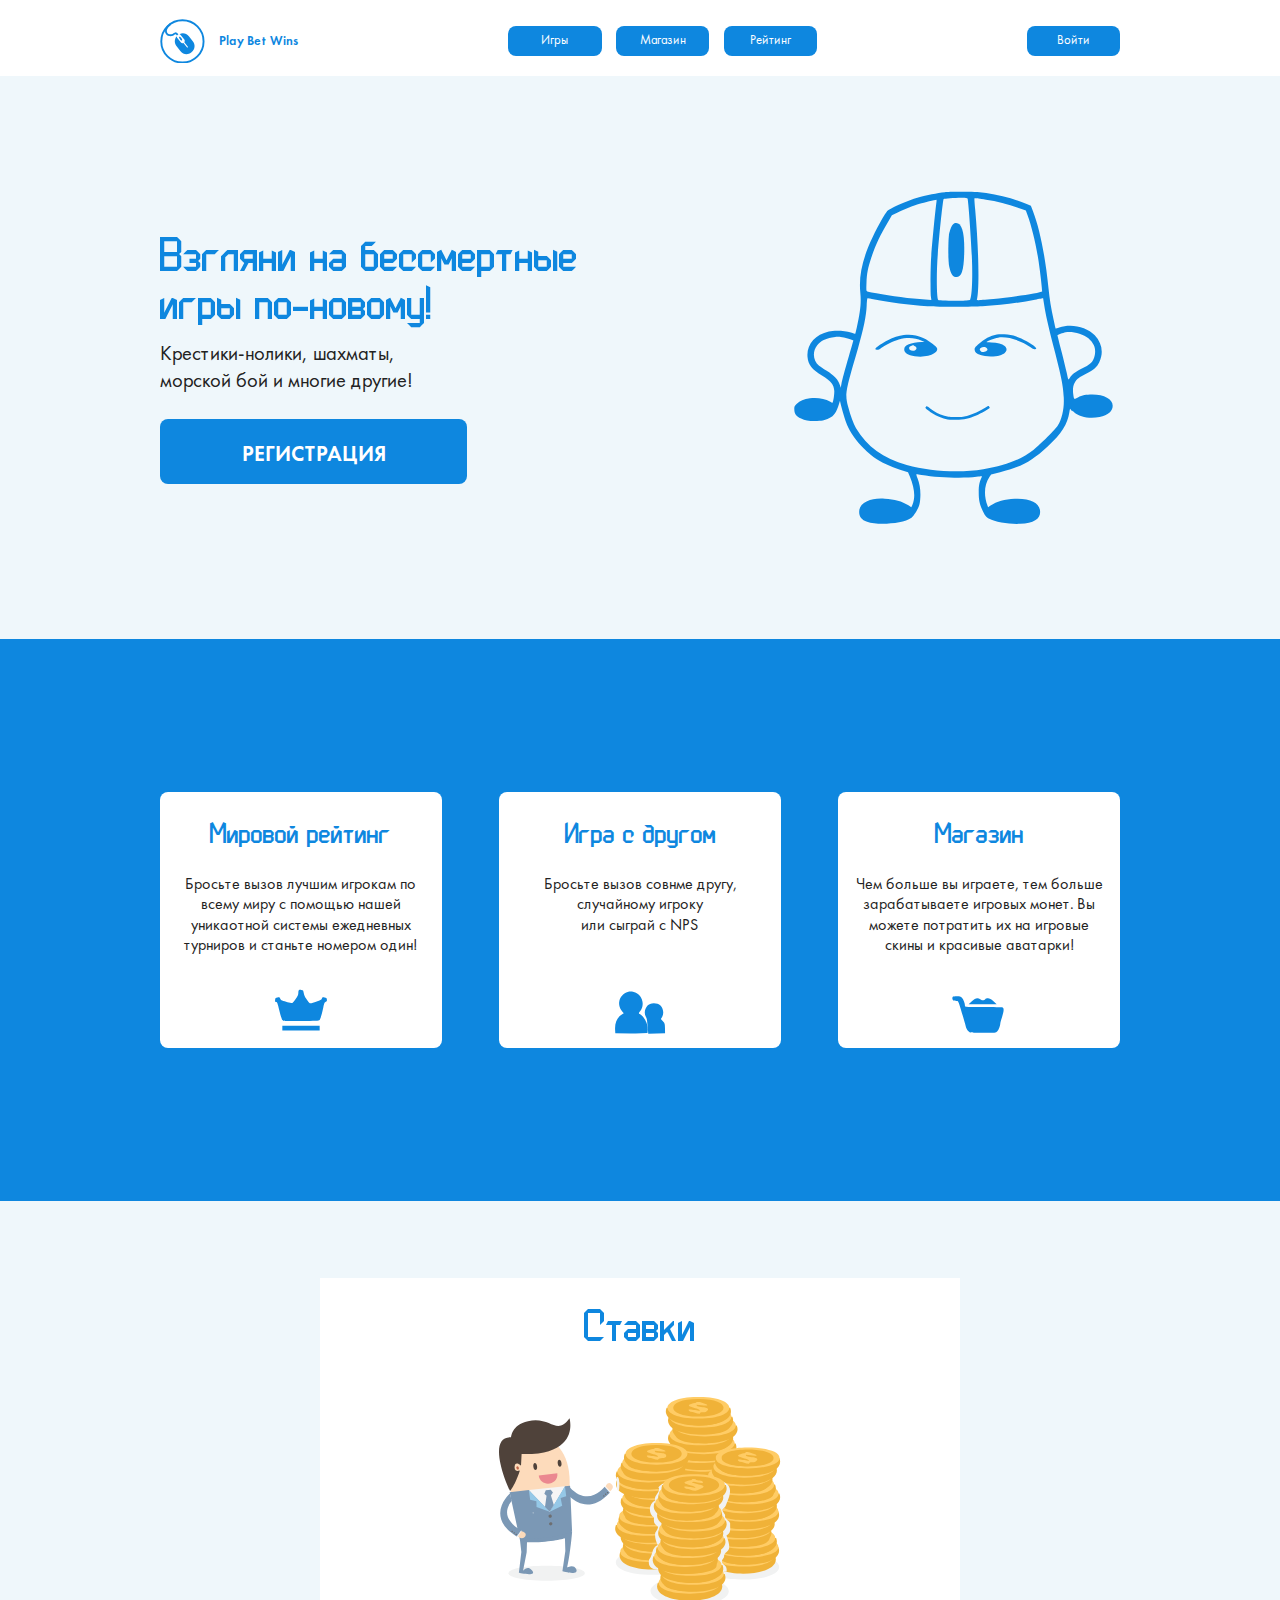
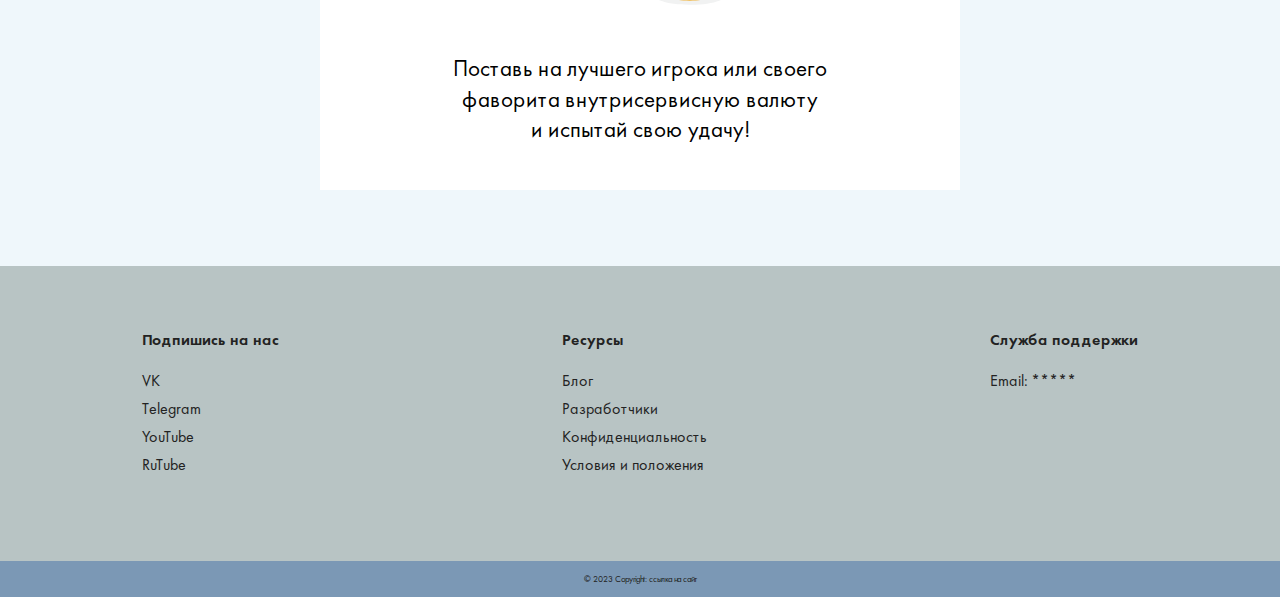
<file: index.html>
<!DOCTYPE html>
<html lang="ru">

<head>
    <meta charset="UTF-8">
    <meta http-equiv="X-UA-Compatible" content="IE=edge">
    <meta name="viewport" content="width=device-width, initial-scale=1.0">
    <title>Главная</title>
    <link rel="stylesheet" href="css/reset.css">
    <link rel="stylesheet" href="css/style.css">
    <link rel="stylesheet" href="css/index.css">
    <link rel="shortcut icon" href="img/favicon.ico" type="image/x-icon">
    <script src="js/jquery-3.6.3.js"></script>
    <script src="js/theme.js"></script>
    <script src="js/index.js"></script>
</head>

<body>
    <div class="flex">
        <header>
            <div class="header__wrapper">
                <button class="phoneMenu" type="button">
                    <svg version="1.1" id="Слой_1" xmlns="http://www.w3.org/2000/svg"
                        xmlns:xlink="http://www.w3.org/1999/xlink" x="0px" y="0px" viewBox="0 0 423 393"
                        style="enable-background:new 0 0 423 393;" xml:space="preserve">
                        <g>
                            <path
                                d="M85.2,101c84.2-0.2,168.4-0.2,252.6,0c0.2,11.3,0.3,22.6,0,34c-84.2,0.1-168.4,0.1-252.5,0C84.9,123.6,85,112.3,85.2,101z" />
                            <path d="M85.2,177.1c84.2-0.2,168.4-0.2,252.6,0c0.2,11.3,0.3,22.6,0,34c-84.2,0.1-168.4,0.1-252.5,0
		C84.9,199.8,85,188.5,85.2,177.1z" />
                            <path d="M85.2,258.1c84.2-0.2,168.4-0.2,252.6,0c0.2,11.3,0.3,22.6,0,34c-84.2,0.1-168.4,0.1-252.5,0
		C84.9,280.8,85,269.5,85.2,258.1z" />
                        </g>
                    </svg>
                    <span>X</span>
                </button>
                <a href="" class="header__left">
                    <svg class="header__logo" version="1.1" id="Слой_1" xmlns="http://www.w3.org/2000/svg"
                        xmlns:xlink="http://www.w3.org/1999/xlink" x="0px" y="0px" viewBox="0 0 70.7 71"
                        style="enable-background:new 0 0 70.7 71;" xml:space="preserve">
                        <style type="text/css">
                            .st0 {
                                fill: none;
                                stroke-width: 3;
                                stroke-miterlimit: 10;
                            }
                        </style>
                        <g>
                            <path class="st0" stroke="#0E87DF"
                                d="M35.4,69c18.5,0,33.5-15,33.5-33.5S53.9,2,35.4,2S1.9,17,1.9,35.5S16.9,69,35.4,69z" />
                            <path class="st1" fill="#0E87DF" d="M30.7,24c0.7,0.2,1.4,0.6,1.9,1.2l5.8,7.3c1,1.3,1,3.1,0,4.4l5.6,7.1c0.3,0.3,0.2,0.9-0.1,1.1
		c-0.3,0.3-0.9,0.2-1.1-0.1L37,38c-1.5,0.7-3.2,0.3-4.3-1L27,29.6c-0.5-0.6-0.7-1.4-0.7-2.1c-3.7,4.3-4,10.7-0.4,15.3l6.5,8.3
		c4.1,5.2,11.6,6.1,16.9,2l0.8-0.6c5.2-4.1,6.1-11.6,2-16.9l-6.5-8.3C41.9,22.7,35.7,21.5,30.7,24L30.7,24z" />
                            <path class="st1" fill="#0E87DF" d="M34.7,33.9c0.6-0.5,0.1-2.1-1.1-3.7c-1.2-1.6-2.7-2.4-3.3-2c-0.6,0.5-0.1,2.1,1.1,3.7
		C32.7,33.5,34.1,34.3,34.7,33.9z" />
                            <path class="st0" stroke="#0E87DF" d="M16.5,8c-5.4,4.4-8.2,9.6-7.1,13c0.8,2.4,2.4,3.5,2.4,3.5c1.2,0.8,2.4,0.9,3.5,1.1c0.8,0.1,2.6,0.2,4.6-0.6
		c2.3-0.9,2.6-2.2,4-2.3c0.9-0.1,2.2,0.3,4,2.5" />
                        </g>
                    </svg>
                    <div class="header__name">Play Bet Wins</div>
                </a>
                <div class="header__center">
                    <a href="game-catalog.html" class="menu-button button__link">Игры</a>
                    <a href="store.html" class="menu-button button__link">Магазин</a>
                    <a href="rates.html" class="menu-button button__link">Рейтинг</a>
                </div>

                <div id="header_unlogin" class="header__right">
                    <div class="menu-button button__link">Войти</div>
                </div>
            </div>
        </header>
        <main>
            <div class="title__wrapper">
                <div class="title__box">
                    <p class="title">
                        Взгляни на бессмертные игры по-новому!
                    </p>
                    <p class="description">
                        Крестики-нолики, шахматы, <br> морской бой и многие другие!
                    </p>
                    <div class="menu-button button__registration">РЕГИСТРАЦИЯ</div>
                </div>
                <img class="mascot" src="img/mascot-blue.svg" alt="mish">
            </div>
            <div class="blue__rectangle">
                <div class="main__wrapper">
                    <div class="white__square">
                        <p class="neheader__name">Мировой рейтинг</p>
                        <p class="neheader__text"> Бросьте вызов лучшим игрокам по всему миру с помощью нашей уникаотной
                            системы
                            ежедневных турниров и станьте номером один!</p>
                        <img class="neheader__logo" src="img/icons/crown-blue.svg" alt="korona">
                    </div>
                    <div class="white__square">
                        <p class="neheader__name">Игра с другом</p>
                        <p class="neheader__text"> Бросьте вызов совнме другу, <br> случайному игроку <br> или сыграй с
                            NPS
                        </p>
                        <img class="neheader__logo" src="img/icons/friends-blue.svg" alt="druzya">
                    </div>
                    <div class="white__square">
                        <p class="neheader__name">Магазин</p>
                        <p class="neheader__text"> Чем больше вы играете, тем больше зарабатываете игровых монет. Вы
                            можете
                            потратить их
                            на игровые скины и красивые аватарки!</p>
                        <img class="neheader__logo" src="img/icons/shop-cart-blue.svg" alt="telejka">
                    </div>
                </div>
            </div>
            <div class="main__wrapper">
                <div class="boy__with__money">
                    <p class="title">Ставки</p>
                    <img class="boy__money" src="img/boy-with-money.svg" alt="boy_with_money">
                    <p class="discription"> Поставь на лучшего игрока или своего <br> фаворита внутрисервисную валюту
                        <br> и
                        испытай свою удачу!
                    </p>
                </div>
            </div>
        </main>
        <footer>
            <div class="grey__rectangle">
                <div class="footer__discription">
                    <p class="footer__name">Подпишись на нас</p>
                    <p class="footer__text"> VK <br> Telegram <br> YouTube <br> RuTube</p>
                </div>
                <div class="footer__discription">
                    <p class="footer__name">Ресурсы</p>
                    <p class="footer__text"> Блог <br> Разработчики <br> Конфиденциальность <br> Условия и
                        положения</p>
                </div>
                <div class="footer__discription">
                    <p class="footer__name">Служба поддержки</p>
                    <p class="footer__text"> Email: *****</ps>
                </div>
            </div>
            <div class="blue__grey__rectangle">
                <p class="blue__grey__rectangle__text"> © 2023 Copyright: ссылка на сайт</ps>
            </div>
        </footer>
    </div>

    <div id="modal-login" class="modal_window">
        <div class="registration_window">
            <h2 class="title">Вход</h2>
            <img class="mascot" src="img/mascot-blue.svg" alt="Mascot mouse">
            <div class="error-message">Текст ошибки</div>
            <input class="modal_input" type="text" name="username" placeholder="Логин" pattern="[a-zA-Z0-9]+" required>
            <input class="modal_input" type="password" name="password" placeholder="Пароль" required>
            <div class="support_flex">
                <a href="" class="modal_support">Забыли пароль?</a>
                <div class="modal_support">Регистрация</div>
            </div>
            <div class="menu-button login_button">Войти</div>
        </div>
    </div>

    <div id="modal-register" class="modal_window">
        <div class="registration_window">
            <h2 class="title">Регистрация</h2>
            <div class="error-message">Текст ошибки</div>
            <input class="modal_input" type="text" name="username" placeholder="Придумайте логин" pattern="[a-zA-Z0-9]+"
                required>
            <input class="modal_input" type="password" name="password" placeholder="Придумайте пароль" required>
            <input class="modal_input" type="password" name="password-repeat" placeholder="Повторите пароль" required>
            <div class="modal_support">Уже есть аккаунт? Войти</div>
            <div class="menu-button reg_button">Зарегистрироваться</div>
        </div>
    </div>

    <!-- Модальное окно "Регистрация прошла успешно!" -->
    <div id="modal-success" class="modal_window">
        <div class="succesregistration_window">
            <h3 class="title__confirmation__window">Регистрация прошла успешно!</h3>
            <div class="menu-button button__succesregistration">Ok!</div>
        </div>
    </div>

</body>

</html>
</file>
<file: css/style.css>
/*Шрифты*/
@font-face {
    font-family: "Tith";
    src: url("../fonts/TitH.ttf");
}

@font-face {
    font-family: "Futura";
    src: url("../fonts/futura-pt-cond-medium.ttf");
    font-weight: 500;
}

@font-face {
    font-family: "Futura";
    src: url("../fonts/futura-pt-medium.ttf");
    font-weight: 450;
}

@font-face {
    font-family: "Futura";
    src: url("../fonts/futura-pt-demi.ttf");
    font-weight: 600;
}

@font-face {
    font-family: "Futura";
    src: url("../fonts/futura-pt-heavy.ttf");
    font-weight: 900;
}

@font-face {
    font-family: "Futura";
    src: url("../fonts/futura-pt-bold.ttf");
    font-weight: bold;
}

@font-face {
    font-family: "Futura";
    src: url("../fonts/futura-pt-book.ttf");
}

/*Шрифты*/
/*Общие элементы*/
:root {
    --color-basic: #0E87DF;
    --color-ground: #EFF7FB;
    --color-black: #000;
    --color-white: #FFF;
    --color-light-blue: #95C8E7;
    --color-blue-grey: #7B98B5;
    --color-light-grey: #B8C4C4;
    --color-hover: #3C9AE1;
}

::-webkit-scrollbar,
html ::-webkit-scrollbar {
    height: .9vw;
    width: .9vw;
}

::-webkit-scrollbar-track,
html ::-webkit-scrollbar-track {
    background: var(--color-ground);
}

::-webkit-scrollbar-thumb,
html ::-webkit-scrollbar-thumb {
    background-color: var(--color-basic);
    border-radius: .625vw;
    border: .15vw solid var(--color-ground);
}

input:-webkit-autofill,
input:-webkit-autofill:focus {
    transition: background-color 600000s 0s, color 600000s 0s;
}

button,
input {
    outline: none;
    border: none;
    padding: 0;
}

a {
    text-decoration: none;
}

.flex {
    display: flex;
    flex-direction: column;
    min-height: 100vh;
    background-color: var(--color-ground);
}

/*Общие элементы*/
/*Заголовок*/
header {
    width: 100%;
    background-color: var(--color-white);
}

.phoneMenu {
    display: none;
}

.header__wrapper {
    display: flex;
    justify-content: space-between;
    align-items: center;
    width: 75%;
    padding-top: 1.45vw;
    padding-bottom: 1vw;
    margin: auto;
}

.header__left,
.header__right,
.header__center {
    display: flex;
    align-items: center;
}

.header__logo {
    display: block;
    background-repeat: no-repeat;
    width: 3.5vw;
    height: 3.5vw;
}

.header__logo path.st0 {
    stroke: var(--color-basic);
}

.header__logo path.st1 {
    fill: var(--color-basic);
}

.header__name {
    margin-left: 1.1vw;
    font-family: Futura;
    font-size: 1vw;
    font-weight: 600;
    line-height: 1.3vw;
    text-align: center;
    color: var(--color-basic);
}

.menu-button {
    display: inline-block;
    background-color: var(--color-basic);
    border-radius: .625vw;
    cursor: pointer;
}

.button__profile {
    cursor: auto;
    width: 4.8vw;
    height: 2.4vw;
    display: flex;
    justify-content: center;
}

.menu-button+.menu-button {
    margin-left: 1.1vw;
}

.button__link {
    width: 7.3vw;
    height: 1.9vw;
    padding-top: .45vw;
    font-family: Futura;
    font-size: 1vw;
    line-height: 1.3vw;
    text-align: center;
    color: var(--color-white);
}

.button__icons {
    width: 2.4vw;
    height: 2.4vw;
}

.button__profile:hover .menu-drop {
    visibility: visible;
    opacity: 1;
}

.menu-button .icon {
    display: block;
    width: 1.55vw;
    height: 1.55vw;
    margin: .4vw auto auto;
}

.menu-button .tick {
    width: .8vw;
    height: .45vw;
    margin-top: 1vw;
    margin-left: 0;
}

/*Выпадающее окно*/
.menu-drop {
    display: block;
    visibility: hidden;
    opacity: 0;
    position: absolute;
    top: 6vw;
    right: 12.5vw;
    width: 250px;
    height: 350px;
    background: var(--color-basic);
    box-shadow: 0 10px 20px 0 #000;
    border-radius: 0 0 12px 12px;
    transition: .5s ease-in-out;
    z-index: 50;
}

.drop__wrapper {
    display: flex;
    flex-direction: column;
    justify-content: space-between;
    width: 100%;
    height: calc(100% - 64px);
    margin: 32px 0;
}

.drop-account_info {
    display: flex;
    align-items: center;
    padding-left: 21px;
    height: 80px;
}

.drop-account_data {
    padding-left: 18px;
    display: flex;
    flex-direction: column;
}

.drop-account_data .nickname {
    margin-bottom: 15px;
    font-family: Futura;
    font-weight: 600;
    font-size: 20px;
    line-height: 1.3vw;
    color: var(--color-white);
}

.drop-account_data .balance {
    font-family: Tith;
    font-weight: 400;
    font-size: 32px;
    line-height: 1.2vw;
    color: var(--color-white);
}

.drop-account_icon {
    width: 20px;
    height: 20px;
    padding-bottom: 5px;
}

.drop-statistics {
    display: flex;
    justify-content: space-between;
    align-items: center;
    height: 102px;
    padding: 0 24px;
}

.drop-stat {
    display: flex;
    flex-direction: column;
    font-family: Futura;
    font-size: 13px;
    line-height: .8vw;
    text-align: center;
    color: var(--color-white);
}

.drop-stat__number {
    font-family: Tith;
    font-weight: 400;
    font-size: 26px;
    line-height: .9vw;
    text-align: center;
    color: var(--color-white);
    margin-bottom: 11px;
}

.drop-button {
    display: block;
    height: 26px;
    padding-top: 4px;
    padding-left: 30px;
    background-color: var(--color-basic);
    font-family: Futura;
    font-weight: 400;
    font-size: 16px;
    line-height: 1vw;
    color: var(--color-white);
    text-align: left;
}

.drop-button:hover {
    background-color: var(--color-hover);
    transition: .2s;
}

.drop-button_icons {
    display: inline-block;
    width: 24px;
    height: 24px;
    margin-right: 8px;
    text-align: center;
}

/*Выпадающее окно*/
/*Заголовок*/

/*Каталог игр сайта*/
.gametitle {
    flex: 25%;
    display: flex;
    flex-direction: column;
    transition: .5s;
    margin-bottom: 5vw;
}

.gametitle:hover {
    scale: 1.2;
}

.namegame {
    text-align: center;
    font-family: Futura;
    font-weight: 600;
    font-size: 1.8vw;
    color: var(--color-basic);
    margin-top: 1vw;
}

.img-game {
    width: 10vw;
    height: 10vw;
    margin: auto;
}

/*Каталог игр сайта*/

/*Модальные окна*/
.modal_window {
    position: absolute;
    top: 0;
    left: 0;
    width: 100%;
    height: 100%;
    z-index: 100;
    background-color: rgba(0, 0, 0, 0.35);
}

.registration_window,
.confirmation_window,
.thanksforpay_window,
.succesregistration_window {
    display: flex;
    flex-direction: column;
    justify-content: space-between;
    background: var(--color-white);
    border-radius: 1.4vw;
    padding: 2vw 3.3vw 3.3vw;
}

.modal_window .registration_window {
    width: 20vw;
    height: 32vw;
    margin: 7vw auto;
}

.modal_window .confirmation_window {
    width: 30vw;
    height: 15vw;
    margin: 13vw auto;
}

.modal_window .thanksforpay_window {
    width: 20vw;
    height: 10vw;
    margin: 17vw auto;
}

.modal_window .succesregistration_window {
    width: 20vw;
    height: 10vw;
    margin: 17vw auto;
}

.button__thanksforpay {
    width: 30%;
    height: 14%;
    padding-top: 5%;
    padding-bottom: 4%;
    font-family: Futura;
    font-weight: 900;
    line-height: 1vw;
    text-align: center;
    color: var(--color-white);
    margin: 0 auto;
    font-size: 1.5vw;
}

.button__succesregistration {
    width: 30%;
    height: 14%;
    padding-top: 5%;
    padding-bottom: 4%;
    font-family: Futura;
    font-weight: 900;
    line-height: 1vw;
    text-align: center;
    color: var(--color-white);
    margin: 0 auto;
    font-size: 1.5vw;
}

.button__confirmation {
    display: grid;
    justify-content: space-around;
    width: 30%;
    height: 100%;
    padding-top: 5%;
    font-family: Futura;
    font-weight: 600;
    line-height: 1vw;
    text-align: center;
    color: var(--color-white);
    margin: 0 auto;
    font-size: 1.5vw;
}

.button__location {
    display: flex;
    justify-content: space-around;
}

.title__confirmation__window {
    font-family: 'Futura';
    font-weight: 700;
    font-size: 1.45vw;
    line-height: 1.9vw;
    text-align: center;
    color: var(--color-basic);
}

.description__confirmation__window {
    font-family: 'Futura';
    font-weight: 400;
    font-size: 1.4vw;
    line-height: 1vw;
    text-align: center;
    color: var(--color-black);
}

.modal_window .large-size {
    height: 78.4vw;
    margin: 4.2vw auto;
}

.registration_window .title {
    font-family: Tith;
    font-weight: 400;
    font-size: 5vw;
    line-height: 3.6vw;
    text-align: center;
    color: var(--color-basic);
    margin-bottom: auto;
}

.registration_window .mascot {
    width: 33%;
    height: 33%;
    margin: auto;
}

.modal_input {
    width: calc(100% - 1.25vw);
    height: 12.5%;
    padding-left: 1.25vw;
    background-color: #ECECEC;
    border-radius: .9vw;
    margin-bottom: .625vw;
    font-family: Futura;
    font-weight: 450;
    font-size: 1.25vw;
    line-height: 1.6vw;
    color: var(--color-black);
}

.modal_input::placeholder {
    color: #8D8D8D;
}

.support_flex {
    display: flex;
    justify-content: space-between;
    margin-bottom: 3vw;
}

.modal_support {
    font-family: Futura;
    font-weight: 600;
    font-size: 1vw;
    line-height: 1.35vw;
    color: var(--color-black);
    cursor: pointer;
}

.login_button,
.reg_button {
    width: 100%;
    height: 10%;
    padding-top: 2%;
    font-family: Futura;
    font-weight: 600;
    line-height: 2.4vw;
    text-align: center;
    color: var(--color-white);
    margin: 0 auto;
}

.login_button {
    font-size: 1.8vw;
}

.reg_button {
    font-size: 1.25vw;
    margin-top: auto;
}

.error-message {
    display: none;
    background-color: #FE9D9D;
    border-radius: .9vw;
    margin-bottom: .625vw;
    font-family: Futura;
    font-weight: 450;
    font-size: 1.25vw;
    line-height: 1.6vw;
    color: #A60000;
    padding: .8vw 1.25vw;
}

/*Модальные окна*/

.main__wrapper {
    width: 75%;
    display: flex;
    justify-content: space-between;
    margin: auto;
}

.wrap {
    flex-wrap: wrap;
}

.button__rectangle {
    width: 18.75vw;
    height: 2.7vw;
    padding-top: 1vw;
    font-family: Futura;
    font-weight: 450;
    font-size: 1.25vw;
    line-height: 1.6vw;
    text-align: center;
    color: var(--color-white);
    margin: 0 auto;
}

.main_title {
    font-family: Tith;
    font-weight: 400;
    font-size: 5vw;
    line-height: 3.6vw;
    text-align: center;
    color: var(--color-basic);
    padding: 2vw 0;
}

.title_catalog {
    padding: 6vw 0;
}

.top_player {
    display: grid;
    grid-template-columns: 1fr 3fr 1fr;
    align-items: center;
    padding: 0 2.6vw;
}

.top_player .top-nickname,
.top_player .score {
    font-family: Futura;
    font-weight: 450;
    font-size: 1.25vw;
    line-height: 1.6vw;
    color: var(--color-black);
}

.top_player .avatar,
.small__grey__rectangle .avatar {
    width: 2.9vw;
    height: 2.9vw;
}

.top_player .nickname {
    margin-left: 1vw;
}

.top_player .score {
    text-align: right;
}

.white_rectangle .present path,
.back_image path,
.coin_image path,
.settings__account path,
.button__coins .coins path,
.gametitle path,
.games_square .game_image path {
    fill: var(--color-basic);
}

.gametitle path.red,
.game_image path.red {
    fill: red;
}

.avatars {
    width: 6.65vw;
    height: 6.65vw;
    border: .3vw solid var(--color-basic);
    border-radius: 50%;
}

.avatars+.avatars {
    margin-left: 24px;
}

/*Страница с инфой об игре*/
.main_block {
    width: 75%;
    display: flex;
    flex-direction: column;
    justify-content: space-between;
    border-radius: .625vw;
    background-color: var(--color-basic);
    margin: 4.3vw auto;
}

.namegame_rectangle {
    display: flex;
    width: 100%;
    height: 25vw;
    flex-direction: column;
    justify-content: space-between;
    background-color: var(--color-basic);
    border-radius: .625vw;
    margin: auto;
}

.line-chess {
    display: flex;
    width: 90%;
    align-items: center;
    justify-content: space-between;
    padding: 4.3vw 5% 0;
}

.chess1 {
    font-family: Futura;
    font-weight: 600;
    font-size: 3.5vw;
    line-height: 2.4vw;
    text-align: center;
    color: var(--color-white);
}

.right_button-white {
    background-color: var(--color-white);
    width: 3.5vw;
    height: 3.5vw;
    margin-left: 1vw;
    border-radius: .625vw;
}

.right_button-white .coin_image {
    display: block;
    width: 2.6vw;
    height: 2.6vw;
    margin: .45vw auto;
}

.right_button-white .back_image {
    display: block;
    height: 1.6vw;
    margin: .95vw auto;
}

.botton-line-chess {
    display: flex;
    margin-top: 2%;
    margin-bottom: 4.3vw;
}

.rook_img {
    width: 14vw;
    height: 14vw;
    padding-left: 5%;
}

.functions {
    display: flex;
    margin: auto;
    flex-direction: column;
}

.button_game {
    color: var(--color-basic);
    background-color: var(--color-white);
    margin-left: 6.1%;
    height: 1vw;
    width: 17vw;
    padding-top: .6vw;
    padding-bottom: 1.1vw;
    margin-bottom: .5vw;
}

.counter-chess {
    display: flex;
    justify-content: space-between;
    margin: 3.5vw auto auto;
}

.counter {
    display: flex;
    flex-direction: column;
    justify-content: space-between;
    text-align: center;
    padding-right: 4vw;
    margin: auto;
}

.counter-p {
    color: var(--color-white);
    font-family: Tith;
    font-size: 3vw;
}

.counter .text {
    color: var(--color-white);
    font-family: Futura;
    font-size: 1.5vw;
    padding-top: 1vw;
}

.rategame_rectangle {
    width: 99%;
    display: flex;
    flex-direction: column;
    justify-content: space-between;
    background-color: var(--color-white);
    border-radius: .625vw;
    margin: auto auto .4vw;
}

.title_rate {
    font-family: Futura;
    font-weight: 600;
    font-size: 2vw;
    line-height: 2.4vw;
    text-align: center;
    color: var(--color-basic);
    padding-top: 1.5vw;
    padding-bottom: 3vw;
}

.rate_white {
    width: 75%;
    margin: auto;
}

.player_rate {
    margin-bottom: 1.1vw;
    display: flex;
}

.player_stats {
    display: grid;
    grid-template-columns: 1fr 1fr 1fr;
    margin-left: 2vw;
    padding-bottom: .5vw;
    border-bottom: .2vw solid var(--color-light-blue);
    border-radius: .11vw;
    width: 100%;
}

.top_player .nick_rate {
    margin-left: .5vw;
}

.nick_rate {
    font-family: Futura;
    font-weight: 400;
    font-size: 1.5vw;
    line-height: 1.6vw;
    text-align: left;
    color: var(--color-black);
}

.score_kda {
    text-align: center;
    font-family: Futura;
    font-weight: 450;
    font-size: 1.25vw;
    line-height: 1.6vw;
    color: var(--color-black);
}

.betting_menu {
    display: flex;
    flex-wrap: wrap;
    gap: 1.8vw 3.6vw;
    margin: 4.5vw auto;
    width: 60%;
}

.in_rating {
    margin: 1vw auto;
    width: 81%;
}

.betting_menu select,
.betting_menu input {
    flex: 1 0 19vw;
    height: 4vw;
    background-color: var(--color-basic);
    border-radius: .625vw;
    color: var(--color-white);
}

.betting_menu select {
    cursor: pointer;
    padding-left: 0.7vw;
    font-family: Futura;
    font-weight: 600;
    font-size: 1.5vw;
    line-height: 2vw;
}

.betting_menu input {
    flex: initial;
    padding-left: 1vw;
    padding-right: 1vw;
    width: 18.25vw;
}

.betting_menu input::-webkit-input-placeholder {
    color: var(--color-white);
    opacity: 0.3
}

.text-summ-visible {
    display: none;
    position: absolute;
    top: 79.6%;
    left: 51.7%;
    font-family: Futura;
    font-weight: 600;
    font-size: 1.5vw;
    line-height: 2vw;
    cursor: pointer;
    text-align: left;
    justify-content: center;
    width: 19vw;
    height: 3vw;
    padding-top: 1.5vw;
    padding-left: 1.2vw;
    opacity: 0.3;
    color: var(--color-white);
}

.text-summ-visible--invisible {
    display: none;
}

.text-input {
    font-family: Futura;
    font-weight: 600;
    font-size: 1.5vw;
    line-height: 2vw;
}

.choose_game {
    font-family: Futura;
    font-weight: 600;
    font-size: 1.5vw;
    line-height: 2vw;
    border-radius: .625vw;
    padding: 2vw;
}

.betting_menu .menu-button {
    flex: 1 0 38vw;
    height: 3vw;
    padding-top: 1vw;
    font-family: Futura;
    font-weight: 600;
    font-size: 1.5vw;
    line-height: 2vw;
    text-align: center;
    color: var(--color-white);
    transition: .2s;
}

.betting_menu .menu-button:hover {
    scale: .95;
}

/*Страница с инфой об игре*/

/*Повторяющиеся элементы*/
#header_login,
#structure,
.modal_window {
    display: none;
}

.smiles_box img:hover,
#password_menu button:hover,
.current_button:hover,
.prize_button:hover,
.message_box button:hover,
.button__link:hover,
.button__icons:hover,
.button__rectangle:hover,
.button__registration:hover,
.right_button-white:hover,
.button__settings:hover,
.button__account__blue:hover,
.pricebutton:hover,
.button__confirmation:hover,
.button__thanksforpay:hover {
    scale: .95;
    transition: .2s;
    cursor: pointer;
}

.login_button:hover,
.reg_button:hover {
    background-color: var(--color-hover);
    scale: .95;
    transition: .2s;
}

.account__right__blue,
.right_button {
    display: flex;
}

.box {
    display: flex;
    align-items: stretch;
}

.game_padding {
    padding-left: 10px;
}

#projection,
#field {
    text-align: center;
    color: var(--color-black);
    font-family: 'Futura';
    font-weight: 450;
    font-size: 1.25vw;
    margin-bottom: 1vw;
}

@media (max-width: 800px) {

    /*Header*/

    .header__center {
        visibility: hidden;
        opacity: 0;
    }

    .phoneMenu {
        display: block;
        width: 6vw;
        height: 6vw;
        background: var(--color-basic);
        color: var(--color-white);
        border-radius: .625vw;
    }

    .phoneMenu span {
        display: none;
    }

    .phoneMenu svg path {
        fill: var(--color-white);
    }

    .phoneMenu:hover span {
        display: block;
    }

    .phoneMenu:hover svg {
        display: none;
    }

    .header__wrapper {
        padding-top: 2vw;
        padding-bottom: 1.5vw;
    }

    .header__right .button__icons {
        display: none;
    }

    .header__center {
        display: flex;
        flex-direction: column;
        position: absolute;
        background: var(--color-basic);
        box-shadow: 0 10px 20px 0 #000;
        border-radius: 0 0 12px 12px;
        transition: .5s ease-in-out;
        z-index: 50;
    }

    .header__center .button__link {
        width: 45vw;
        height: 7vw;
        font-size: 5vw;
        line-height: 6.3vw;
        background: var(--color-hover);
        margin: 4vh 0;
    }

    .menu-button+.menu-button {
        margin-left: 0;
        margin-top: 0;
    }

    .header__name {
        font-size: 4vw;
    }

    .header__logo {
        width: 9vw;
        height: 9vw;
    }

    .button__profile {
        width: auto;
        height: auto;
        background: transparent;
    }

    .menu-button .icon {
        width: 8vw;
        height: 8vw;
        border: 0.25vw solid var(--color-basic);
        border-radius: 50%;
    }

    .menu-button .tick {
        display: none;
    }

    .header__center,
    .menu-drop {
        top: 12.45vw;
        left: 50%;
        transform: translateX(-50%);
        width: 65vw;
    }

    #header_unlogin .button__link {
        width: 12vw;
        height: 6vw;
        font-size: 4vw;
        line-height: 5.3vw;
    }

    /*Header*/

    .blue__rectangle {
        height: auto;
    }

    .white__square {
        width: 80%;
        margin-bottom: 2vh;
        height: auto;
    }

    .neheader__name {
        font-size: 3.5vh;
        line-height: 3vh;
    }

    .neheader__text {
        font-size: 1.9vh;
        line-height: 2.5vh;
    }

    .neheader__logo {
        height: 5vh;
        width: 5vh;
    }

    /*Игры*/

    .gametitle {
        margin-bottom: 5vh;
    }

    .namegame {
        font-size: 4.8vw;
    }

    .img-game {
        width: 35vw;
        height: 35vw;
    }

    /*Игры*/

    /*Главная*/

    .main__wrapper {
        flex-direction: column;
        align-items: center;
        height: auto;
    }

    .main_title {
        font-size: 5vh;
        line-height: 3.6vh;
        padding: 2vh 0;
    }

    .title_catalog {
        padding: 6vh 0;
    }

    .white_rectangle {
        width: 30vh;
        height: 39vh;
        border-radius: .625vh;
        margin-bottom: 6vh;
        padding: 3.3vh 0;
    }

    .white_rectangle .title {
        font-size: 2.8vh;
        line-height: 2.3vh;
    }

    .white_rectangle
    .button__rectangle {
        width: 18.75vh;
        height: 2.7vh;
        padding-top: 1vh;
        font-size: 1.25vh;
        line-height: 1.6vh;
    }

    .top_player {
        padding: 0 2.6vh;
    }

    .top_player .top-nickname,
    .top_player .score {
        font-size: 1.5vh;
        line-height: 1.6vh;
    }

    .top_player .avatar,
    .small__grey__rectangle .avatar {
        width: 2.9vh;
        height: 2.9vh;
    }

    .top_player .nickname {
        margin-left: 1vh;
    }

    .player_stats {
        align-items: center;
    }
    /*Главная*/

    /*Модальные окна*/

    .modal_window {
        min-height: 200vh;
    }

    .registration_window,
    .confirmation_window,
    .thanksforpay_window,
    .succesregistration_window {
        border-radius: 1.4vh;
        padding: 2vh 3.3vh 3.3vh;
    }

    .modal_window .registration_window {
        width: 30vh;
        height: 48vh;
        margin: 20vh auto;
    }

    .modal_window .confirmation_window {
        width: 30vh;
        height: 15vh;
        margin: 13vh auto;
    }

    .modal_window .thanksforpay_window {
        width: 20vh;
        height: 10vh;
        margin: 17vh auto;
    }

    .modal_window .succesregistration_window {
        width: 20vh;
        height: 10vh;
        margin: 17vh auto;
    }

    .button__thanksforpay {
        line-height: 1vh;
        font-size: 1.5vh;
    }

    .button__succesregistration {
        line-height: 1vh;
        font-size: 1.5vh;
    }

    .button__confirmation {
        line-height: 1vh;
        font-size: 1.5vh;
    }

    .title__confirmation__window {
        font-size: 1.45vh;
        line-height: 1.9vh;
    }

    .description__confirmation__window {
        font-size: 1.4vh;
        line-height: 1vh;
    }

    .modal_window .large-size {
        height: 78.4vh;
        margin: 4.2vh auto;
    }

    .registration_window .title {
        font-size: 5vh;
        line-height: 3.6vh;
    }

    .modal_input {
        width: calc(100% - 1.25vh);
        padding-left: 1.25vh;
        border-radius: .9vh;
        margin-bottom: .625vh;
        font-size: 2.25vh;
        line-height: 1.6vh;
    }

    .support_flex {
        margin-bottom: 3vh;
    }

    .modal_support {
        font-size: 2.5vw;
        line-height: 2.35vh;
    }

    .login_button,
    .reg_button {
        line-height: 7.4vw;
    }

    .login_button {
        font-size: 5.8vw;
    }

    .reg_button {
        font-size: 4.25vw;
    }

    .error-message {
        border-radius: .9vh;
        margin-bottom: .625vh;
        font-size: 1.25vh;
        line-height: 1.6vh;
        padding: .8vh 1.25vh;
    }

    /*gameinfo*/
    .namegame_rectangle {
        height: auto;
    }
    /*gameinfo*/

    .botton-line-chess {
        margin-bottom: 4.3vw;
        flex-wrap: wrap;
        gap: 1.8vw 6.6vw;
    }

    .functions {
        margin: 0;
    }

    .button_game {
        margin-left: 0;
        font-size: 3vw;
        height: 2.5vw;
        width: 28vw;
        padding-top: 1.5vw;
        margin-bottom: 1vw;
    }

    .rook_img {
        width: 17vw;
        height: 17vw;
    }

    .title_rate {
        font-size: 4vw;
        padding-top: 3.5vw;
    }

    .right_button-white {
        width: 5vw;
        height: 5vw;
    }

    .right_button-white .back_image {
        height: 3.2vw;
    }

    .right_button-white:first-child {
        display: none;
    }

    .counter-chess {
        margin: 3.5vw auto;
    }

    .counter-chess .counter {
        padding: 0 3vw;
    }

    .counter .counter-p {
        font-size: 6vw;
    }

    .counter .text {
        font-size: 3.5vw;
    }
}
</file>
<file: css/index.css>
/*Главная до авторизации*/
.title__wrapper {
    width: 75%;
    padding-top: 9vw;
    display: flex;
    justify-content: space-between;
    align-items: center;
    margin: auto;
}

.title__box {
    max-width: 34vw;
    display: flex;
    flex-direction: column;
}

.title__box .title {
    font-family: Tith;
    font-weight: 400;
    font-size: 5.3vw;
    line-height: 3.75vw;
    color: var(--color-basic);
}

.title__box .description {
    margin-top: 1vw;
    font-family: Futura;
    font-weight: 400;
    font-size: 1.6vw;
    line-height: 2.1vw;
}

.mascot {
    width: 26vw;
    height: 26vw;
}

.button__registration {
    margin-top: 2vw;
    width: 24vw;
    height: 3.4vw;
    padding-top: 1.7vw;
    font-family: Futura;
    font-weight: 600;
    font-size: 1.7vw;
    line-height: 2.1vw;
    text-align: center;
    color: var(--color-white);
}

.blue__rectangle {
    display: flex;
    justify-content: space-around;
    background-color: var(--color-basic);
    margin-top: 9vw;
    width: 100%;
    height: 55vh;
    padding: 2.6vw 0;
}

.white__square {
    display: grid;
    grid-template-rows: 1fr 3fr 1fr;
    background-color: var(--color-white);
    width: 22vw;
    height: 20vw;
    border-radius: .625vw;
}

.neheader__name {
    font-family: Tith;
    font-weight: 400;
    font-size: 3.3vw;
    line-height: 2.4vw;
    text-align: center;
    color: var(--color-basic);
    margin: 2vw 0;
}

.neheader__text {
    font-family: Futura;
    font-weight: 400;
    font-size: 1.25vw;
    line-height: 1.6vw;
    text-align: center;
    padding: 0 1.3vw;
}

.neheader__logo {
    display: block;
    width: 4.4vw;
    height: 4.4vw;
    padding-bottom: .65vw;
    margin: 0 auto;
}

.boy__with__money {
    background-color: var(--color-white);
    width: 50vw;
    height: 40vw;
    margin: 6vw auto;
}

.boy__with__money .title {
    font-family: TitH;
    font-weight: 400;
    font-size: 5vw;
    line-height: 3.6vw;
    text-align: center;
    color: var(--color-basic);
    padding-top: 2vw;
}

.boy__money {
    display: block;
    width: 22vw;
    margin: 3.75vw auto;
}

.boy__with__money .discription {
    font-family: Futura;
    font-weight: 400;
    font-size: 1.8vw;
    line-height: 2.4vw;
    text-align: center;
    color: var(--color-black);
}

.grey__rectangle {
    display: flex;
    justify-content: space-around;
    background-color: var(--color-light-grey);
    width: 100%;
    height: 13vw;
    padding: 5vw 0;
}

.footer__name,
.footer__text {
    font-family: Futura;
    font-size: 1.25vw;
}

.footer__name {
    font-weight: 600;
    line-height: 1.6vw;
}

.footer__text {
    margin-top: 1.25vw;
    font-weight: 400;
    line-height: 2.2vw;
}

.blue__grey__rectangle {
    display: flex;
    justify-content: space-around;
    background-color: var(--color-blue-grey);
    width: 100%;
    height: 1.8vw;
    padding-top: 1vw;
}

.blue__grey__rectangle__text {
    font-family: Futura;
    font-weight: 400;
    font-size: .7vw;
    line-height: .9vw;
    text-align: center;
}

/*Главная до авторизации*/

@media (max-width: 800px) {

    .title__box {
        max-width: 34vw;
    }

    .title__box .title {
        font-size: 3vh;
        line-height: 2vh;
    }

    .title__box .description {
        font-size: 1vh;
        line-height: 2vh;
    }

    .mascot {
        width: 26vw;
        height: 26vw;
    }

    .button__registration {
        width: 38vw;
        height: 6.4vw;
        padding-top: 1.7vw;
        font-size: 1.7vh;
        line-height: 2.1vh;
    }

    .blue__rectangle {
        margin-top: 9vh;
        height: auto;
        padding: 2.6vh 0;
    }

    .white__square {
        width: 22vh;
        height: 20vh;
        border-radius: .625vh;
    }

    .neheader__name {
        font-size: 3.3vh;
        line-height: 2.4vh;
        margin: 2vh 0;
    }

    .neheader__text {
        font-size: 1.25vh;
        line-height: 1.6vh;
        padding: 0 1.3vh;
    }

    .neheader__logo {
        width: 4.4vh;
        height: 4.4vh;
        padding-bottom: .65vh;
    }

    .boy__with__money {
        width: 100%;
        height: 40vh;
        margin: 6vh auto;
    }

    .boy__with__money .title {
        font-size: 5vh;
        line-height: 3.6vh;
        padding-top: 2vh;
    }

    .boy__money {
        width: 22vh;
        margin: 3.75vh auto;
    }

    .boy__with__money .discription {
        font-size: 1.8vh;
        line-height: 2.4vh;
    }

    .grey__rectangle {
        height: 13vh;
        padding: 5vh 0;
    }

    .footer__name,
    .footer__text {
        font-size: 1.25vh;
    }

    .footer__name {
        line-height: 1.6vh;
    }

    .footer__text {
        margin-top: 1.25vh;
        line-height: 2.2vh;
    }

    .blue__grey__rectangle {
        height: 1.8vh;
        padding-top: 1vh;
    }

    .blue__grey__rectangle__text {
        font-size: .7vh;
        line-height: .9vh;
    }
}
</file>
